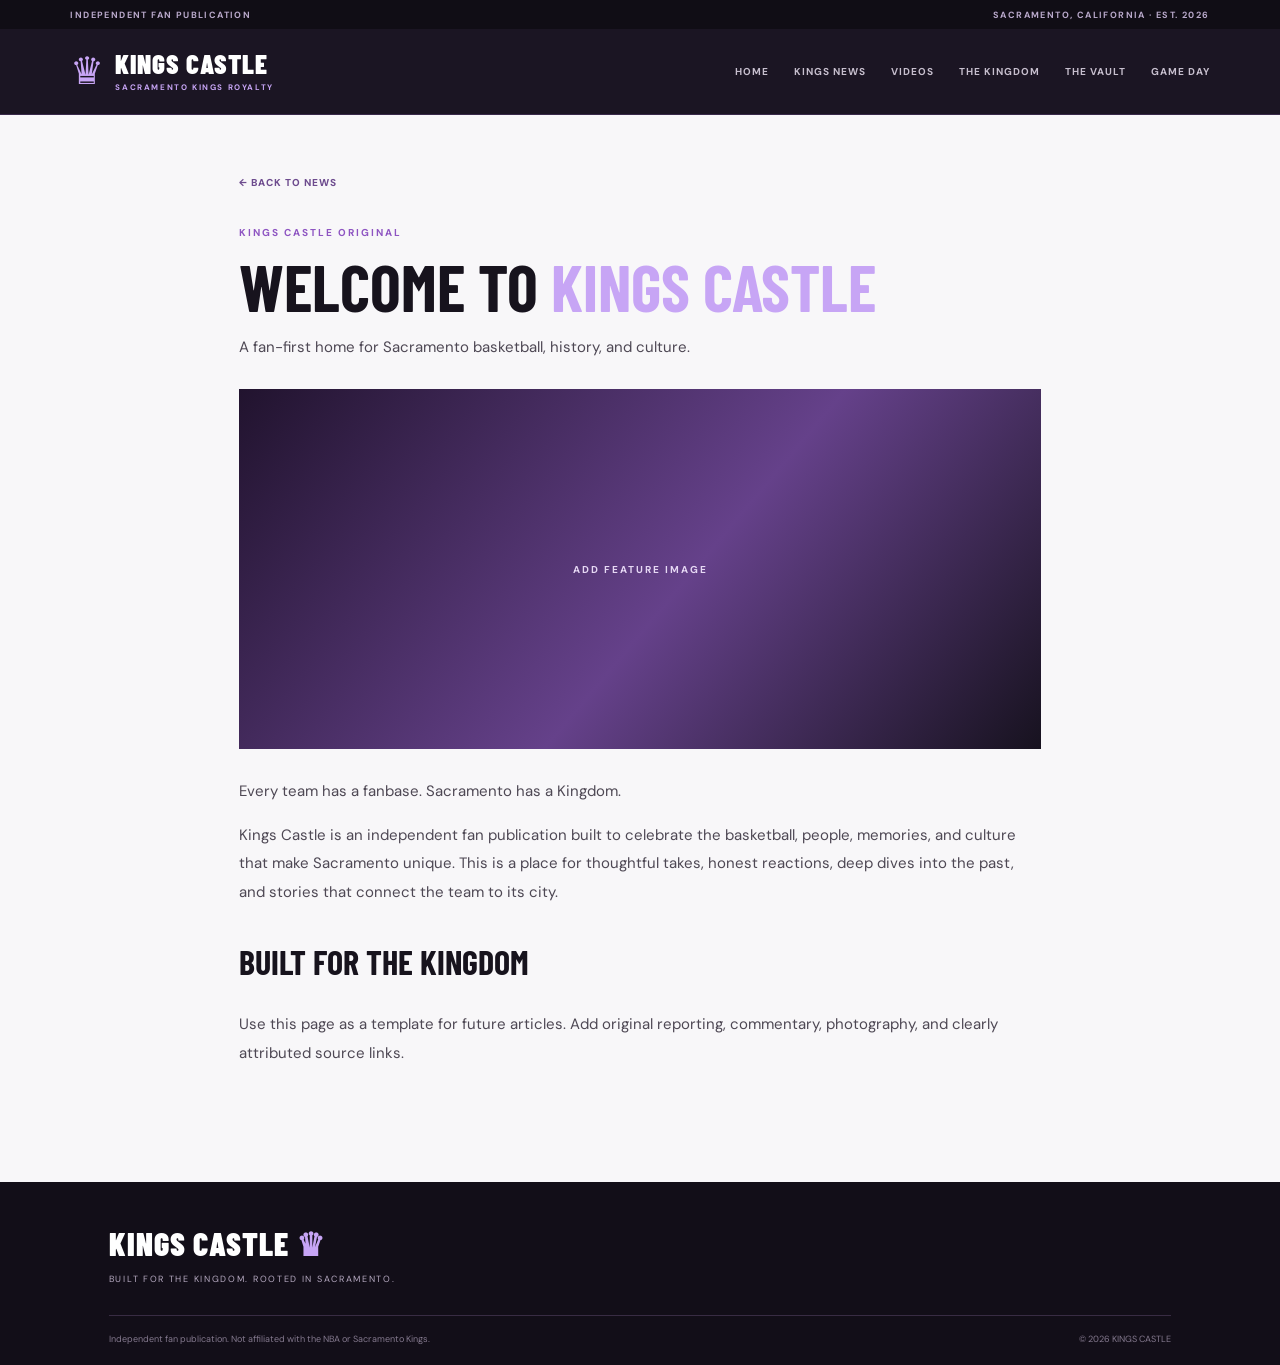
<file: article.html>
<!doctype html><html lang="en"><head><meta charset="utf-8"><meta name="viewport" content="width=device-width, initial-scale=1"><title>Welcome to Kings Castle</title><link href="https://fonts.googleapis.com/css2?family=Barlow+Condensed:wght@600;700;800;900&family=DM+Sans:wght@400;500;600;700&display=swap" rel="stylesheet"><link rel="stylesheet" href="assets/css/style.css"></head><body>
<div class="topline"><span>INDEPENDENT FAN PUBLICATION</span><span>SACRAMENTO, CALIFORNIA · EST. 2026</span></div><header class="site-header"><a class="brand" href="index.html"><span class="brand-mark">♛</span><span class="brand-copy"><strong>KINGS CASTLE</strong><small>SACRAMENTO KINGS ROYALTY</small></span></a><nav class="nav"><a href="index.html">HOME</a><a href="news.html">KINGS NEWS</a><a href="videos.html">VIDEOS</a><a href="kingdom.html">THE KINGDOM</a><a href="vault.html">THE VAULT</a><a href="game-day.html">GAME DAY</a></nav></header>
<main class="article-wrap"><a class="back-link" href="news.html">← BACK TO NEWS</a><article><p class="eyebrow">KINGS CASTLE ORIGINAL</p><h1>Welcome to <em>Kings Castle</em></h1><p class="article-deck">A fan-first home for Sacramento basketball, history, and culture.</p><div class="article-hero image-placeholder image-arena"><span>ADD FEATURE IMAGE</span></div>
<p>Every team has a fanbase. Sacramento has a Kingdom.</p><p>Kings Castle is an independent fan publication built to celebrate the basketball, people, memories, and culture that make Sacramento unique. This is a place for thoughtful takes, honest reactions, deep dives into the past, and stories that connect the team to its city.</p><h2>Built for the Kingdom</h2><p>Use this page as a template for future articles. Add original reporting, commentary, photography, and clearly attributed source links.</p></article></main>
<footer class="footer"><a class="footer-brand" href="index.html">KINGS CASTLE <span>♛</span></a><p>BUILT FOR THE KINGDOM. ROOTED IN SACRAMENTO.</p><div class="footer-bottom"><span>Independent fan publication. Not affiliated with the NBA or Sacramento Kings.</span><span>© 2026 KINGS CASTLE</span></div></footer><script src="assets/js/main.js"></script></body></html>
</file>
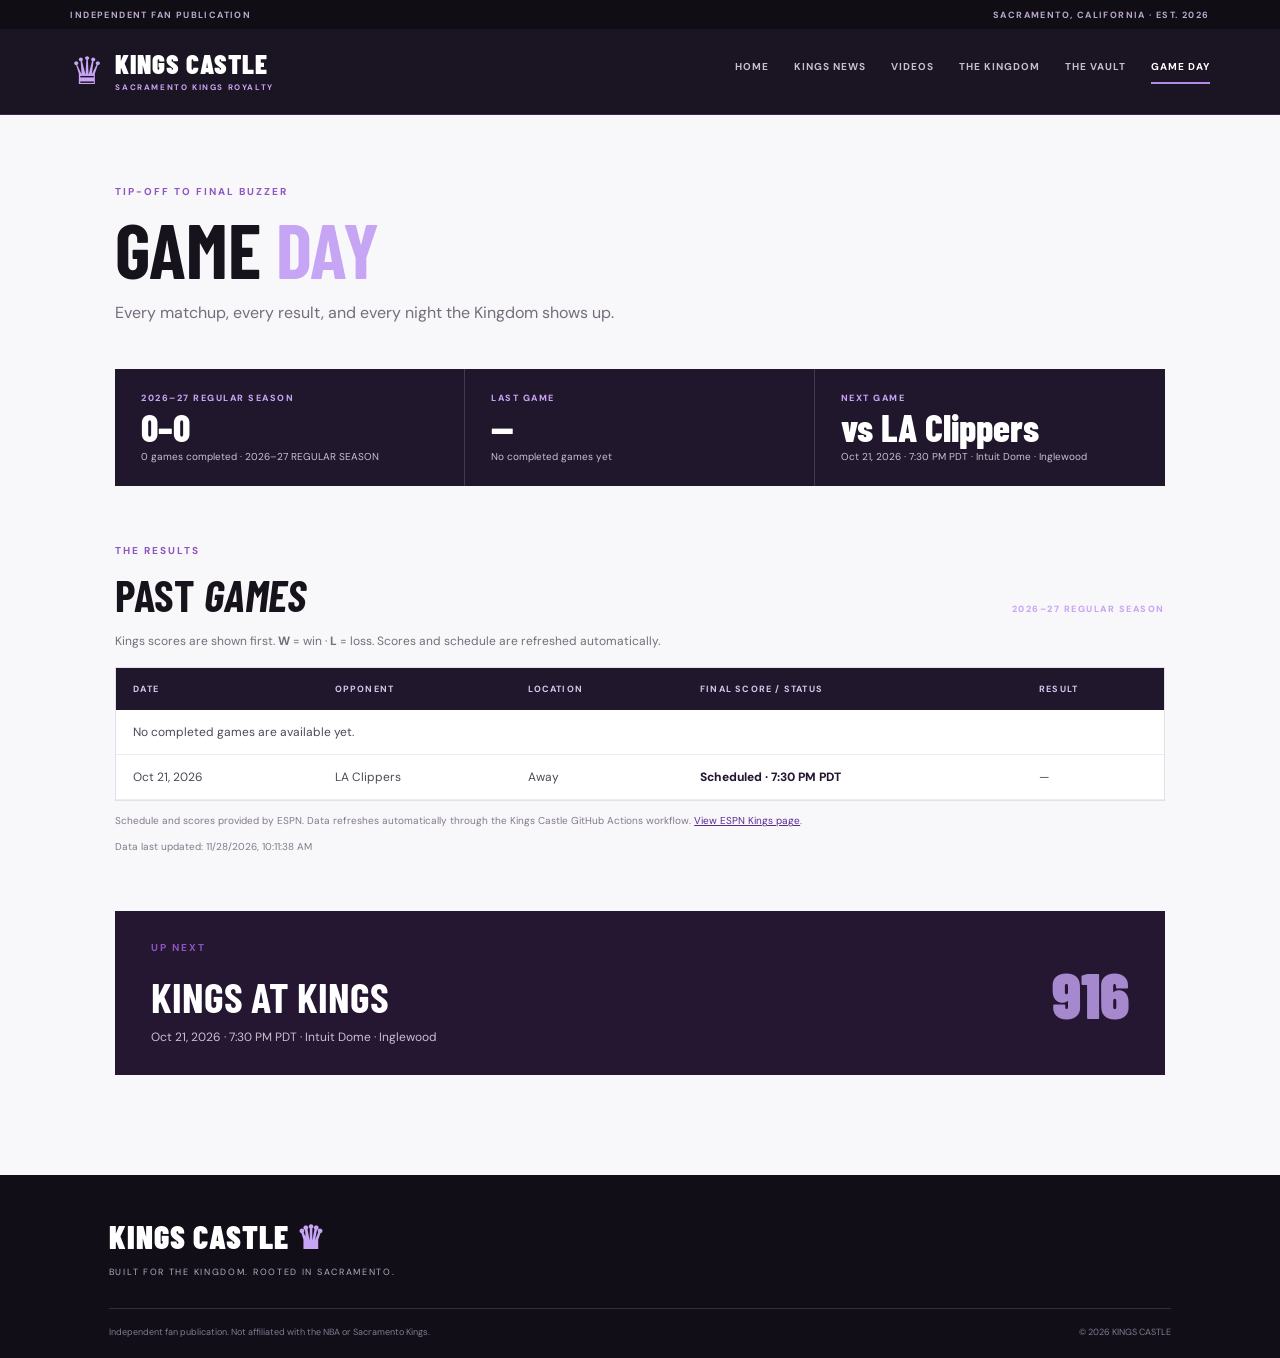
<file: game-day.html>
<!doctype html><html lang="en"><head><meta charset="utf-8"><meta name="viewport" content="width=device-width, initial-scale=1"><title>Game Day | Kings Castle</title><link href="https://fonts.googleapis.com/css2?family=Barlow+Condensed:wght@600;700;800;900&family=DM+Sans:wght@400;500;600;700&display=swap" rel="stylesheet"><link rel="stylesheet" href="assets/css/style.css"></head><body>
<div class="topline"><span>INDEPENDENT FAN PUBLICATION</span><span>SACRAMENTO, CALIFORNIA · EST. 2026</span></div>
<header class="site-header"><a class="brand" href="index.html"><span class="brand-mark">♛</span><span class="brand-copy"><strong>KINGS CASTLE</strong><small>SACRAMENTO KINGS ROYALTY</small></span></a><button class="menu-toggle" aria-label="Toggle navigation">☰</button><nav class="nav"><a href="index.html">HOME</a><a href="news.html">KINGS NEWS</a><a href="videos.html">VIDEOS</a><a href="kingdom.html">THE KINGDOM</a><a href="vault.html">THE VAULT</a><a class="active" href="game-day.html">GAME DAY</a></nav></header>
<main class="page-wrap">
  <div class="page-intro"><p class="eyebrow">TIP-OFF TO FINAL BUZZER</p><h1>GAME <em>DAY</em></h1><p>Every matchup, every result, and every night the Kingdom shows up.</p></div>
  <section class="record-strip" id="record-strip" aria-live="polite">
    <div><span class="record-label">2026–27 REGULAR SEASON</span><strong id="season-record">Loading…</strong><small id="record-caption">Fetching Kings results</small></div>
    <div><span class="record-label">LAST GAME</span><strong id="last-score">Loading…</strong><small id="last-game-caption">Checking latest result</small></div>
    <div><span class="record-label">NEXT GAME</span><strong id="next-opponent">Loading…</strong><small id="next-game-caption">Checking schedule</small></div>
  </section>
  <section class="results-section">
    <div class="section-heading"><div><p class="eyebrow">THE RESULTS</p><h2>PAST <em>GAMES</em></h2></div><span class="season-tag" id="season-label">NBA REGULAR SEASON</span></div>
    <p class="results-intro">Kings scores are shown first. <strong>W</strong> = win · <strong>L</strong> = loss. Scores and schedule are refreshed automatically.</p>
    <div class="results-table-wrap">
      <table class="results-table">
        <thead><tr><th>DATE</th><th>OPPONENT</th><th>LOCATION</th><th>FINAL SCORE / STATUS</th><th>RESULT</th></tr></thead>
        <tbody id="games-table-body"><tr><td colspan="5">Loading Kings schedule…</td></tr></tbody>
      </table>
    </div>
    <p class="source-note">Schedule and scores provided by ESPN. Data refreshes automatically through the Kings Castle GitHub Actions workflow. <a href="https://www.espn.com/nba/team/_/name/sac/sacramento-kings" target="_blank" rel="noopener">View ESPN Kings page</a>.</p>
    <p class="source-note" id="data-updated"></p>
  </section>
  <section class="upcoming-panel" id="upcoming-panel"><div><p class="eyebrow">UP NEXT</p><h2 id="upcoming-title">LOADING <em>KINGS</em></h2><p id="upcoming-details">Retrieving the next matchup…</p></div><span class="upcoming-mark">916</span></section>
</main>
<footer class="footer"><a class="footer-brand" href="index.html">KINGS CASTLE <span>♛</span></a><p>BUILT FOR THE KINGDOM. ROOTED IN SACRAMENTO.</p><div class="footer-bottom"><span>Independent fan publication. Not affiliated with the NBA or Sacramento Kings.</span><span>© 2026 KINGS CASTLE</span></div></footer><script src="assets/js/game-day.js"></script><script src="assets/js/main.js"></script></body></html>
</file>
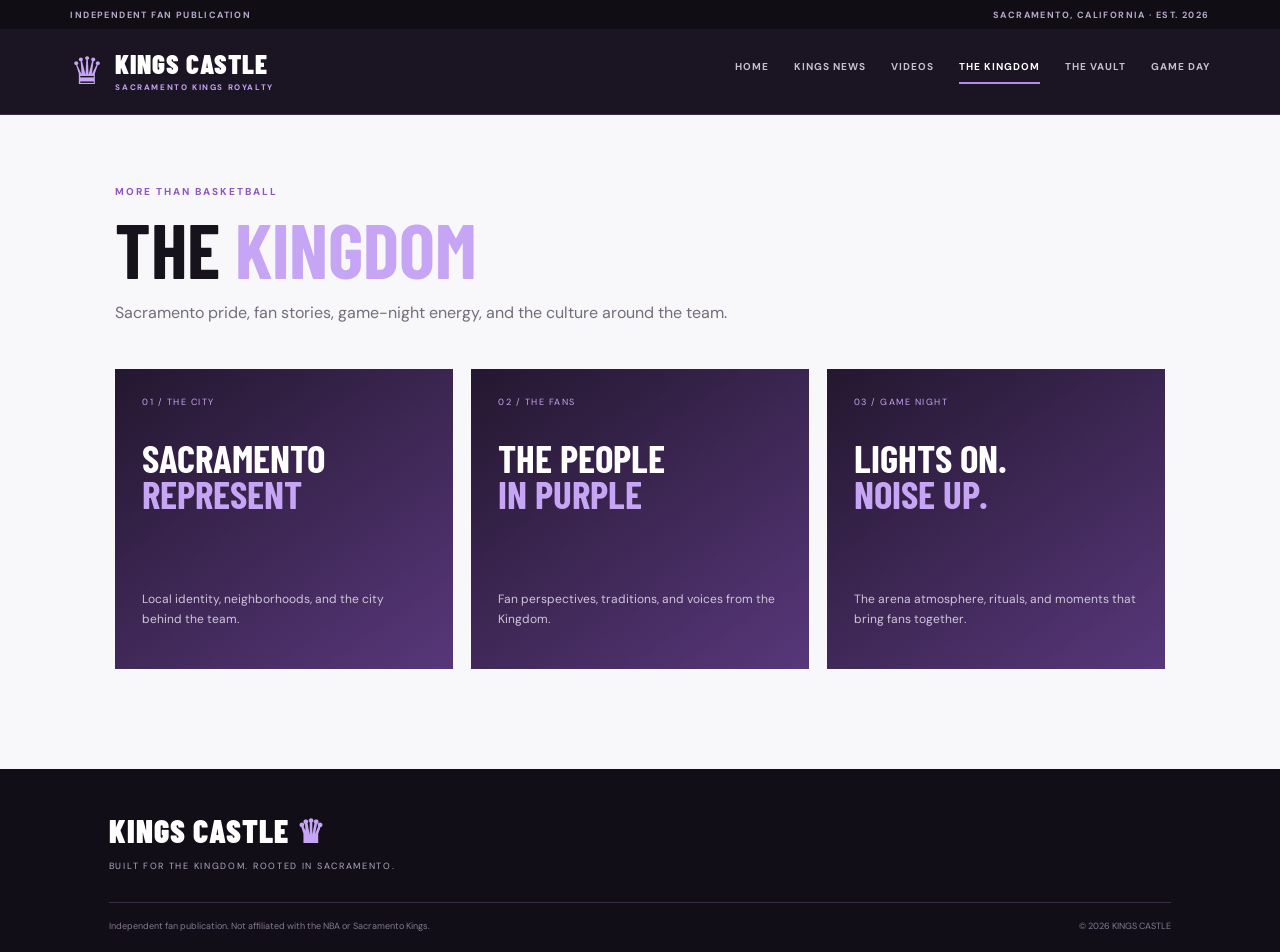
<file: kingdom.html>
<!doctype html><html lang="en"><head><meta charset="utf-8"><meta name="viewport" content="width=device-width, initial-scale=1"><title>The Kingdom | Kings Castle</title><link href="https://fonts.googleapis.com/css2?family=Barlow+Condensed:wght@600;700;800;900&family=DM+Sans:wght@400;500;600;700&display=swap" rel="stylesheet"><link rel="stylesheet" href="assets/css/style.css"></head><body>
<div class="topline"><span>INDEPENDENT FAN PUBLICATION</span><span>SACRAMENTO, CALIFORNIA · EST. 2026</span></div><header class="site-header"><a class="brand" href="index.html"><span class="brand-mark">♛</span><span class="brand-copy"><strong>KINGS CASTLE</strong><small>SACRAMENTO KINGS ROYALTY</small></span></a><button class="menu-toggle" aria-label="Toggle navigation">☰</button><nav class="nav"><a href="index.html">HOME</a><a href="news.html">KINGS NEWS</a><a href="videos.html">VIDEOS</a><a class="active" href="kingdom.html">THE KINGDOM</a><a href="vault.html">THE VAULT</a><a href="game-day.html">GAME DAY</a></nav></header>
<main class="page-wrap"><div class="page-intro"><p class="eyebrow">MORE THAN BASKETBALL</p><h1>THE <em>KINGDOM</em></h1><p>Sacramento pride, fan stories, game-night energy, and the culture around the team.</p></div>
<div class="culture-grid"><article class="culture-card"><span>01 / THE CITY</span><h2>SACRAMENTO<br><em>REPRESENT</em></h2><p>Local identity, neighborhoods, and the city behind the team.</p></article><article class="culture-card"><span>02 / THE FANS</span><h2>THE PEOPLE<br><em>IN PURPLE</em></h2><p>Fan perspectives, traditions, and voices from the Kingdom.</p></article><article class="culture-card"><span>03 / GAME NIGHT</span><h2>LIGHTS ON.<br><em>NOISE UP.</em></h2><p>The arena atmosphere, rituals, and moments that bring fans together.</p></article></div></main>
<footer class="footer"><a class="footer-brand" href="index.html">KINGS CASTLE <span>♛</span></a><p>BUILT FOR THE KINGDOM. ROOTED IN SACRAMENTO.</p><div class="footer-bottom"><span>Independent fan publication. Not affiliated with the NBA or Sacramento Kings.</span><span>© 2026 KINGS CASTLE</span></div></footer><script src="assets/js/main.js"></script></body></html>
</file>
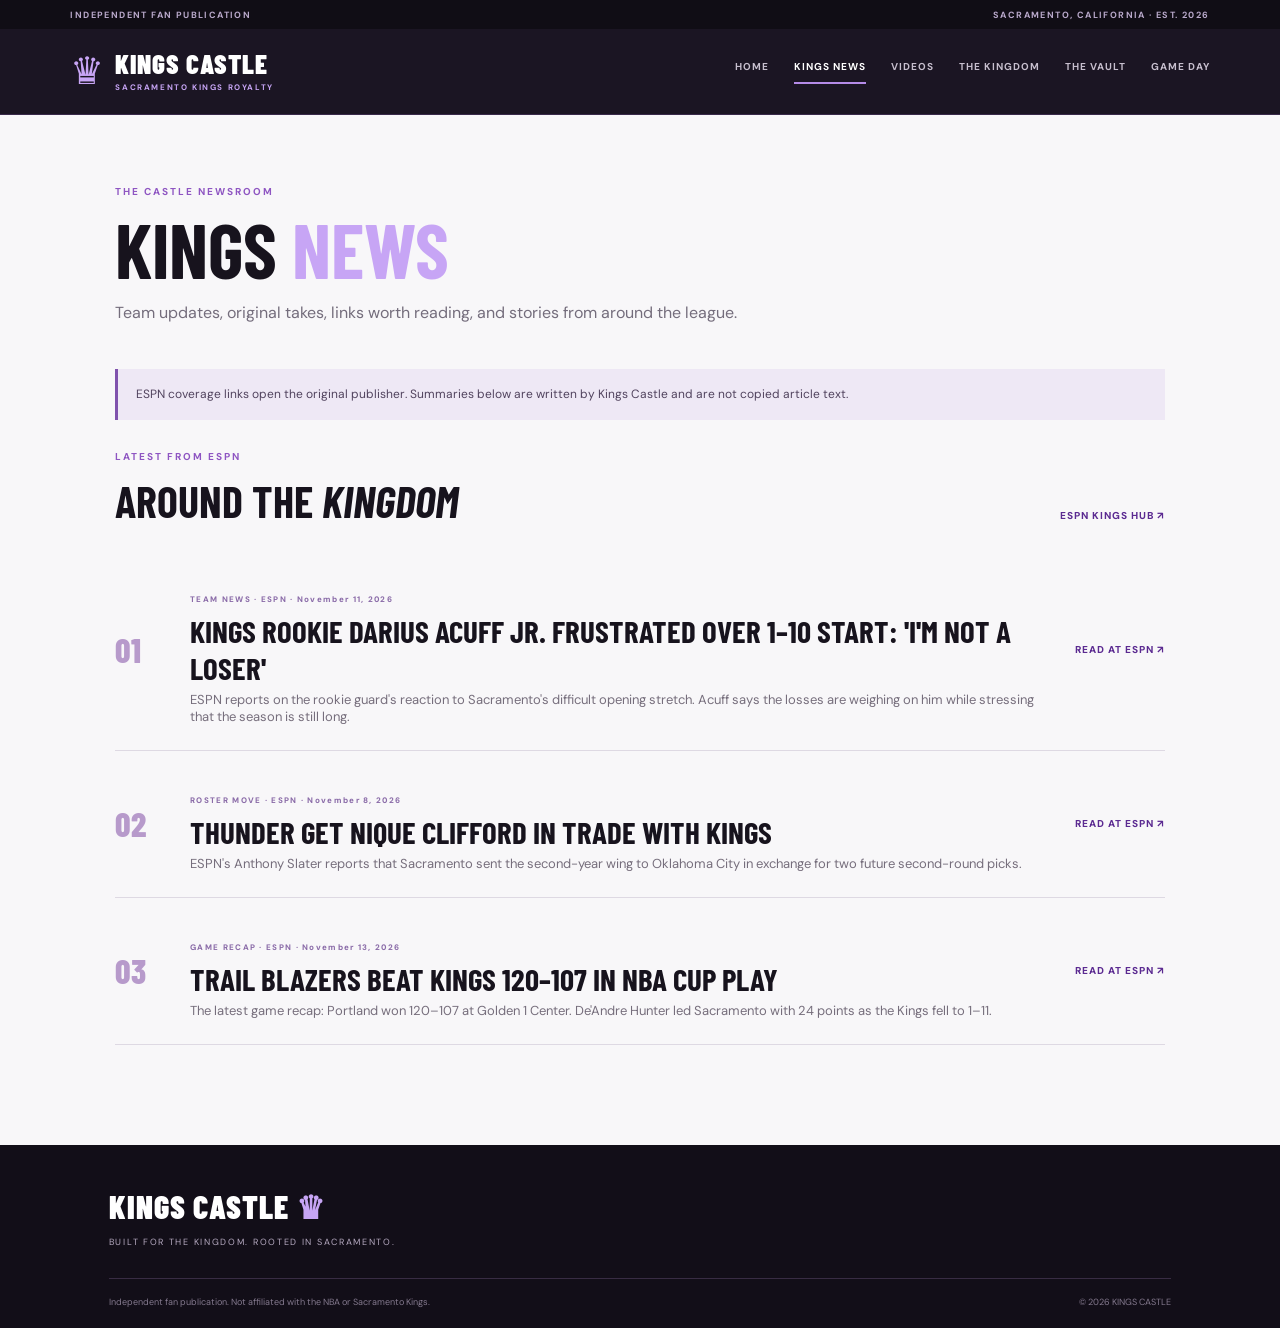
<file: news.html>
<!doctype html><html lang="en"><head><meta charset="utf-8"><meta name="viewport" content="width=device-width, initial-scale=1"><title>Kings News | Kings Castle</title><link href="https://fonts.googleapis.com/css2?family=Barlow+Condensed:wght@600;700;800;900&family=DM+Sans:wght@400;500;600;700&display=swap" rel="stylesheet"><link rel="stylesheet" href="assets/css/style.css"></head><body>
<div class="topline"><span>INDEPENDENT FAN PUBLICATION</span><span>SACRAMENTO, CALIFORNIA · EST. 2026</span></div><header class="site-header"><a class="brand" href="index.html"><span class="brand-mark">♛</span><span class="brand-copy"><strong>KINGS CASTLE</strong><small>SACRAMENTO KINGS ROYALTY</small></span></a><button class="menu-toggle" aria-label="Toggle navigation">☰</button><nav class="nav"><a href="index.html">HOME</a><a class="active" href="news.html">KINGS NEWS</a><a href="videos.html">VIDEOS</a><a href="kingdom.html">THE KINGDOM</a><a href="vault.html">THE VAULT</a><a href="game-day.html">GAME DAY</a></nav></header>
<main class="page-wrap"><div class="page-intro"><p class="eyebrow">THE CASTLE NEWSROOM</p><h1>KINGS <em>NEWS</em></h1><p>Team updates, original takes, links worth reading, and stories from around the league.</p></div>
<div class="notice">ESPN coverage links open the original publisher. Summaries below are written by Kings Castle and are not copied article text.</div>
<div class="section-heading"><div><p class="eyebrow">LATEST FROM ESPN</p><h2>AROUND THE <em>KINGDOM</em></h2></div><a class="arrow-link" href="https://www.espn.com/nba/team/_/name/sac/sacramento-kings" target="_blank" rel="noopener">ESPN KINGS HUB ↗</a></div>
<div id="espn-news-list" class="story-list"></div>
</main>
<footer class="footer"><a class="footer-brand" href="index.html">KINGS CASTLE <span>♛</span></a><p>BUILT FOR THE KINGDOM. ROOTED IN SACRAMENTO.</p><div class="footer-bottom"><span>Independent fan publication. Not affiliated with the NBA or Sacramento Kings.</span><span>© 2026 KINGS CASTLE</span></div></footer><script src="assets/js/content.js"></script><script src="assets/js/main.js"></script></body></html>
</file>
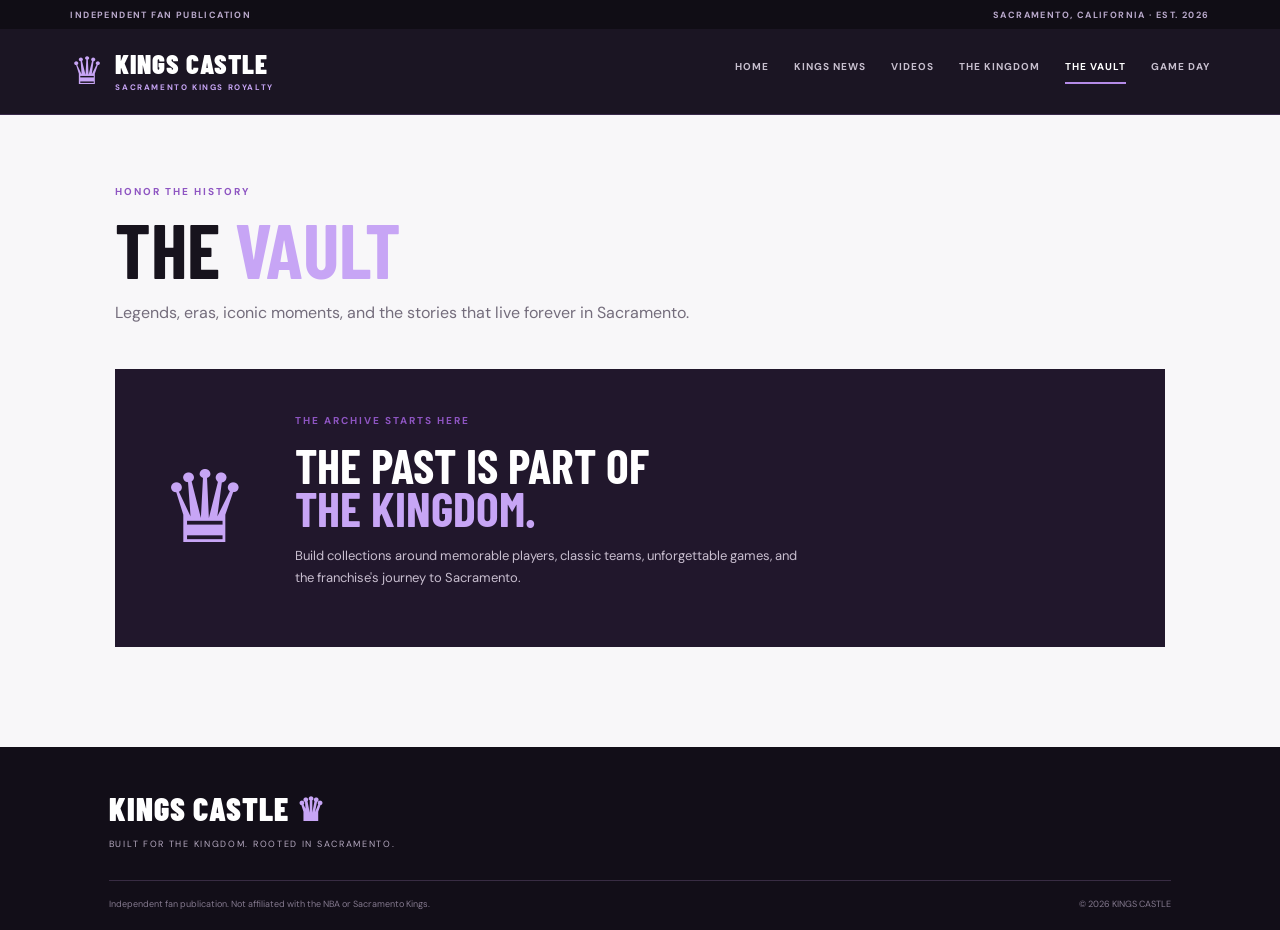
<file: vault.html>
<!doctype html><html lang="en"><head><meta charset="utf-8"><meta name="viewport" content="width=device-width, initial-scale=1"><title>The Vault | Kings Castle</title><link href="https://fonts.googleapis.com/css2?family=Barlow+Condensed:wght@600;700;800;900&family=DM+Sans:wght@400;500;600;700&display=swap" rel="stylesheet"><link rel="stylesheet" href="assets/css/style.css"></head><body>
<div class="topline"><span>INDEPENDENT FAN PUBLICATION</span><span>SACRAMENTO, CALIFORNIA · EST. 2026</span></div><header class="site-header"><a class="brand" href="index.html"><span class="brand-mark">♛</span><span class="brand-copy"><strong>KINGS CASTLE</strong><small>SACRAMENTO KINGS ROYALTY</small></span></a><button class="menu-toggle" aria-label="Toggle navigation">☰</button><nav class="nav"><a href="index.html">HOME</a><a href="news.html">KINGS NEWS</a><a href="videos.html">VIDEOS</a><a href="kingdom.html">THE KINGDOM</a><a class="active" href="vault.html">THE VAULT</a><a href="game-day.html">GAME DAY</a></nav></header>
<main class="page-wrap"><div class="page-intro"><p class="eyebrow">HONOR THE HISTORY</p><h1>THE <em>VAULT</em></h1><p>Legends, eras, iconic moments, and the stories that live forever in Sacramento.</p></div>
<div class="vault-panel"><div class="vault-symbol">♛</div><div><p class="eyebrow">THE ARCHIVE STARTS HERE</p><h2>THE PAST IS PART OF<br><em>THE KINGDOM.</em></h2><p>Build collections around memorable players, classic teams, unforgettable games, and the franchise's journey to Sacramento.</p></div></div></main>
<footer class="footer"><a class="footer-brand" href="index.html">KINGS CASTLE <span>♛</span></a><p>BUILT FOR THE KINGDOM. ROOTED IN SACRAMENTO.</p><div class="footer-bottom"><span>Independent fan publication. Not affiliated with the NBA or Sacramento Kings.</span><span>© 2026 KINGS CASTLE</span></div></footer><script src="assets/js/main.js"></script></body></html>
</file>
<file: assets/css/style.css>
*{box-sizing:border-box} :root{--purple:#5b2a91;--deep:#17121f;--ink:#17131d;--lav:#c7a5f5;--paper:#f5f2f7;--muted:#8f8798}
html{scroll-behavior:smooth}body{margin:0;background:#f8f7f9;color:var(--ink);font-family:"DM Sans",sans-serif}a{color:inherit;text-decoration:none}
.topline{height:29px;background:#100d15;color:#b9a9cb;display:flex;justify-content:space-between;align-items:center;padding:0 5.5%;font-size:9px;letter-spacing:1.4px;font-weight:700}
.site-header{height:86px;background:#1b1523;color:white;display:flex;align-items:center;justify-content:space-between;padding:0 5.5%;border-bottom:1px solid #39294a;position:relative;z-index:5}
.brand{display:flex;align-items:center;gap:11px}.brand-mark{font-size:38px;color:#c8a5f5;line-height:1}.brand-copy{display:flex;flex-direction:column}.brand-copy strong{font:900 27px/ .9 "Barlow Condensed",sans-serif;letter-spacing:1px}.brand-copy small{font-size:8px;letter-spacing:1.6px;color:#c7a5f5;margin-top:7px;font-weight:700}
.nav{display:flex;gap:25px}.nav a{font-size:10px;letter-spacing:1px;font-weight:700;color:#c7bfce}.nav a:hover,.nav a.active{color:#fff}.nav a.active{border-bottom:2px solid #b58be8;padding-bottom:9px}.menu-toggle{display:none;background:none;border:0;color:white;font-size:24px}
.hero{min-height:570px;background:#21152e;color:#fff;position:relative;overflow:hidden;padding:100px 9% 80px;display:flex;align-items:center}.hero-content{position:relative;z-index:2;max-width:680px}.eyebrow{font-size:10px;letter-spacing:2px;font-weight:700;color:#8e55c2;margin:0 0 17px}.eyebrow-dot{display:inline-block;width:7px;height:7px;background:#c7a5f5;border-radius:50%;margin-right:9px}
h1,h2,h3{font-family:"Barlow Condensed",sans-serif;text-transform:uppercase;margin-top:0} .hero h1{font-size:clamp(62px,9vw,112px);line-height:.83;letter-spacing:-1px;margin:0 0 23px}.hero h1 em,.section h2 em,.kingdom-band em,.page-intro h1 em,.culture-card em,.vault-panel em,.article-wrap h1 em{font-style:normal;color:#c7a5f5}
.hero-sub{font-size:16px;color:#c9c0d1;max-width:440px;line-height:1.7}.hero-actions{display:flex;align-items:center;gap:27px;margin-top:32px}.button{display:inline-flex;padding:15px 20px;font-size:10px;font-weight:800;letter-spacing:1px;gap:20px}.button-light{background:#c7a5f5;color:#1c1426}.text-link,.arrow-link,.read-link{font-size:10px;font-weight:800;letter-spacing:1px}.text-link{color:white}.hero-art{position:absolute;inset:0 0 0 38%;opacity:.8;background:radial-gradient(ellipse at 70% 45%,#7545a3 0,#342044 33%,transparent 67%)}.hero-glow{position:absolute;width:450px;height:450px;border:1px solid #9871bc;border-radius:50%;right:8%;top:7%;box-shadow:0 0 0 35px #ffffff08,0 0 0 80px #ffffff05}.hero-crown{position:absolute;right:20%;top:15%;font-size:260px;color:#d4b5f3;opacity:.13}.hero-lines{position:absolute;inset:0;background:repeating-linear-gradient(130deg,transparent 0 55px,#ffffff08 56px 57px)}.hero-stamp{position:absolute;right:9%;bottom:100px;border:1px solid #9c7aba;padding:15px 19px;display:flex;align-items:center;gap:12px;color:#d8c4ee}.hero-stamp span{font:900 40px "Barlow Condensed"}.hero-stamp small{font-size:8px;line-height:1.5;letter-spacing:1px}.hero-bottom{position:absolute;bottom:22px;left:9%;right:9%;display:flex;justify-content:space-between;font-size:8px;letter-spacing:1.5px;color:#a99bb7}
.section{padding:78px 8.5%;}.section-heading{display:flex;justify-content:space-between;align-items:end;margin-bottom:28px}.section h2,.section-heading h2{font-size:44px;line-height:.95;margin:0}.arrow-link{color:#5b2a91}.feature-grid{display:grid;grid-template-columns:1.45fr 1fr;gap:24px}.feature-card{background:#fff;padding-bottom:26px}.feature-card h3,.video-card h3{font-size:29px;margin:8px 24px}.feature-card p:not(.card-meta){margin:0 24px 17px;color:#706978;font-size:13px;line-height:1.7}.feature-card .card-meta,.feature-card .read-link{margin-left:24px}.image-placeholder{height:240px;display:flex;align-items:center;justify-content:center;position:relative;overflow:hidden;color:#e6d8f4;letter-spacing:2px;font-size:10px;font-weight:700}.image-arena{background:linear-gradient(130deg,#21132e,#65418a 55%,#17121f)}.image-arena b{position:absolute;font:900 170px "Barlow Condensed";opacity:.13;right:22px;bottom:-35px}.image-purple{background:radial-gradient(circle at 50% 45%,#7547a4,#24172f 70%)}.image-purple b{position:absolute;font-size:150px;opacity:.15}.card-meta{display:flex;gap:13px;color:#8a6ba8;font-size:8px;letter-spacing:1.3px;font-weight:800;margin-top:19px}.read-link{color:#5b2a91}.video-section{background:#eeeaf2}.video-grid{display:grid;grid-template-columns:repeat(3,1fr);gap:20px}.video-card{background:#fff;padding-bottom:22px}.video-thumb,.video-placeholder{height:190px;display:block;position:relative;background:#20162b;overflow:hidden}.video-thumb img{width:100%;height:100%;object-fit:cover}.play{position:absolute;left:50%;top:50%;transform:translate(-50%,-50%);width:48px;height:48px;border-radius:50%;background:#c7a5f5;color:#24172f;display:grid;place-items:center}.video-card .card-meta{margin:17px 20px 0}.video-card h3{font-size:23px;margin:8px 20px 16px}.video-card .read-link{margin-left:20px}.muted{color:#817989;font-size:13px;line-height:1.7}
.kingdom-band{background:#251632;color:white;padding:57px 8.5%;display:flex;align-items:center;justify-content:space-between}.kingdom-band h2{font-size:56px;line-height:.9;margin:0}.button-outline{border:1px solid #c7a5f5;color:#fff}.lower-grid{display:grid;grid-template-columns:1fr 1fr;gap:55px}.compact{margin-bottom:16px}.compact h2{font-size:38px}.footer{background:#120e18;color:#fff;padding:42px 8.5% 20px}.footer-brand{font:900 32px "Barlow Condensed";letter-spacing:1px}.footer-brand span{color:#c7a5f5}.footer>p{font-size:9px;letter-spacing:1.7px;color:#b5a9c0}.footer-bottom{border-top:1px solid #382c43;margin-top:30px;padding-top:17px;display:flex;justify-content:space-between;color:#84798e;font-size:9px}
.page-wrap{min-height:65vh;padding:70px 9% 100px}.page-intro{margin-bottom:42px;max-width:700px}.page-intro h1{font-size:76px;line-height:.9;margin:0 0 16px}.page-intro>p:last-child{color:#746d7c;line-height:1.7}.notice{padding:16px 18px;background:#eee8f5;border-left:3px solid #8052ad;color:#51435e;font-size:12px;line-height:1.6;margin:20px 0 30px}.story-row{display:grid;grid-template-columns:55px 1fr auto;gap:20px;align-items:center;padding:25px 0;border-bottom:1px solid #ded9e3}.story-number{font:800 34px "Barlow Condensed";color:#b79acb}.story-row h2{font-size:31px;margin:5px 0}.story-row p:not(.card-meta){font-size:13px;color:#766e7c;margin:0}.culture-grid{display:grid;grid-template-columns:repeat(3,1fr);gap:18px}.culture-card{min-height:300px;padding:27px;background:linear-gradient(145deg,#24172f,#57377a);color:white;display:flex;flex-direction:column;justify-content:space-between}.culture-card>span{font-size:9px;letter-spacing:1.5px;color:#c7a5f5}.culture-card h2{font-size:39px;line-height:.92}.culture-card p{font-size:12px;line-height:1.7;color:#d0c6d9}.vault-panel{background:#21172c;color:white;padding:45px;display:flex;align-items:center;gap:45px}.vault-symbol{font-size:100px;color:#c7a5f5}.vault-panel h2{font-size:48px;line-height:.9;margin:0 0 15px}.vault-panel p:last-child{color:#c8becf;max-width:520px;font-size:13px;line-height:1.7}
.article-wrap{max-width:850px;margin:0 auto;padding:55px 24px 100px}.back-link{font-size:10px;letter-spacing:1px;color:#6d4b8e;font-weight:800}.article-wrap article{margin-top:35px}.article-wrap h1{font-size:65px;line-height:.95;margin:0 0 12px}.article-deck{font-size:17px;color:#746b7c;line-height:1.6}.article-hero{height:360px;margin:28px 0}.article-wrap article>p:not(.eyebrow){font-size:15px;line-height:1.9;color:#4e4854}.article-wrap h2{font-size:34px;margin-top:35px}.embed-wrap{position:relative;padding-bottom:56.25%;height:0;margin:30px 0;background:#100d15}.embed-wrap iframe{position:absolute;inset:0;width:100%;height:100%;border:0}
@media(max-width:850px){.nav{gap:12px}.nav a{font-size:9px}.site-header{padding:0 4%}.hero{padding-left:7%}.hero-stamp{right:5%}.section{padding:60px 6%}}
@media(max-width:650px){.topline{font-size:7px;padding:0 4%}.site-header{height:72px;padding:0 5%}.menu-toggle{display:block}.nav{display:none;position:absolute;top:72px;left:0;right:0;background:#1b1523;padding:18px 6%;flex-direction:column;gap:18px}.nav.open{display:flex}.nav a{font-size:11px}.hero{min-height:570px;padding:80px 7%}.hero h1{font-size:67px}.hero-art{left:15%;opacity:.55}.hero-stamp{display:none}.hero-bottom{left:7%;right:7%;font-size:7px}.hero-actions{gap:16px;flex-wrap:wrap}.feature-grid,.video-grid,.lower-grid,.culture-grid{grid-template-columns:1fr}.section{padding:55px 6%}.section-heading h2{font-size:37px}.section-heading{gap:15px}.feature-card h3{font-size:27px}.kingdom-band{padding:45px 7%;align-items:flex-start;gap:25px;flex-direction:column}.kingdom-band h2{font-size:48px}.footer{padding:38px 7% 18px}.footer-bottom{gap:12px;flex-direction:column}.page-wrap{padding:52px 6% 75px}.page-intro h1{font-size:62px}.story-row{grid-template-columns:35px 1fr;gap:12px}.story-row>.read-link{grid-column:2}.vault-panel{padding:28px;display:block}.vault-symbol{font-size:65px}.vault-panel h2{font-size:39px}.article-wrap h1{font-size:50px}.article-hero{height:220px}}

/* Game Day results */
.record-strip{display:grid;grid-template-columns:repeat(3,1fr);background:#21172c;color:#fff;margin:0 0 58px}
.record-strip>div{padding:23px 26px;border-right:1px solid #49365b;display:flex;flex-direction:column;gap:5px}
.record-strip>div:last-child{border:0}.record-label,.season-tag{font-size:9px;letter-spacing:1.5px;color:#c7a5f5;font-weight:800}
.record-strip strong{font:800 38px/.95 "Barlow Condensed",sans-serif}.record-strip small{font-size:10px;color:#c9c0d1}
.results-section{margin-bottom:58px}.results-intro{font-size:12px;color:#746d7c;margin:-10px 0 18px}
.results-table-wrap{overflow-x:auto;background:#fff;border:1px solid #e4dfe8}
.results-table{border-collapse:collapse;width:100%;min-width:650px;text-align:left}
.results-table th{background:#21172c;color:#d8c5ed;padding:15px 17px;font-size:9px;letter-spacing:1.2px}
.results-table td{padding:14px 17px;border-bottom:1px solid #eeeaf1;font-size:12px;color:#4e4755}
.results-table tbody tr:hover{background:#f7f3fa}.results-table .score{font-weight:800;color:#251632;white-space:nowrap}
.result{display:inline-grid;place-items:center;width:25px;height:25px;border-radius:50%;font-size:10px;font-weight:900}
.result.win{background:#e2f2e8;color:#207442}.result.loss{background:#f5e5e8;color:#a33b50}
.source-note{font-size:10px;color:#83798d;margin-top:13px}.source-note a{color:#5b2a91;text-decoration:underline}
.upcoming-panel{background:#251632;color:#fff;padding:30px 36px;display:flex;align-items:center;justify-content:space-between}
.upcoming-panel h2{font-size:42px;margin:0 0 8px}.upcoming-panel p:last-child{font-size:12px;color:#c9c0d1;margin:0}.upcoming-mark{font:900 64px "Barlow Condensed";color:#c7a5f5;opacity:.8}
@media(max-width:650px){.record-strip{grid-template-columns:1fr}.record-strip>div{border-right:0;border-bottom:1px solid #49365b;padding:17px 20px}.upcoming-panel{padding:25px;gap:12px}.upcoming-panel h2{font-size:34px}.upcoming-mark{font-size:45px}.results-table td{padding:12px}}

/* Video descriptions and ESPN news cards */
.video-description{font-size:12px;line-height:1.65;color:#746d7c;margin:0 20px 17px}
.video-detail-description{font-size:15px;line-height:1.7;color:#746d7c;max-width:700px}
.mini-news-grid{display:grid;grid-template-columns:repeat(3,1fr);gap:18px}
.mini-news{background:#fff;padding:23px;border-top:3px solid #684091}
.mini-news h3{font-size:25px;line-height:1.05;margin:10px 0}
.mini-news p:not(.card-meta){font-size:12px;line-height:1.7;color:#746d7c}
.mini-news .read-link{display:inline-block;margin-top:5px}
.espn-home-section{background:#f0edf3}
.news-story h2 a:hover,.mini-news h3 a:hover{color:#70469a}
@media(max-width:650px){.mini-news-grid{grid-template-columns:1fr}}
</file>
